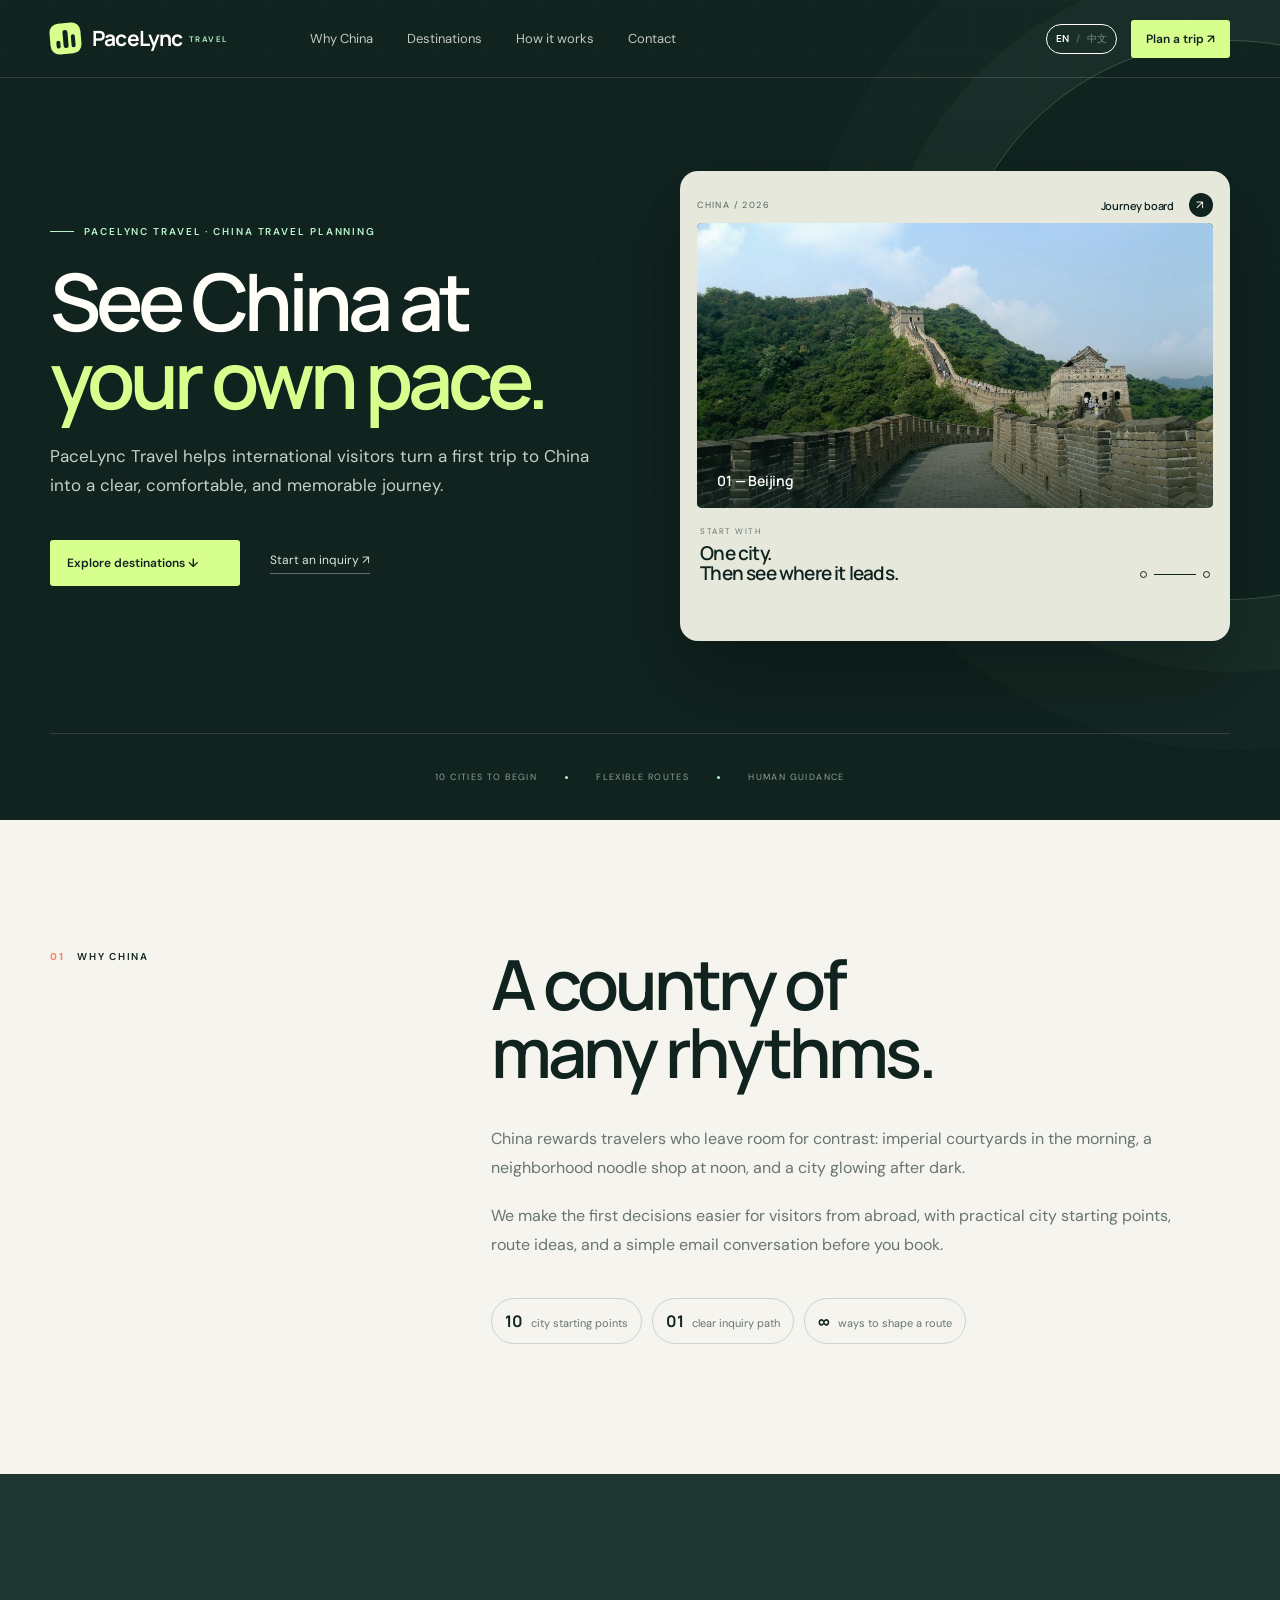
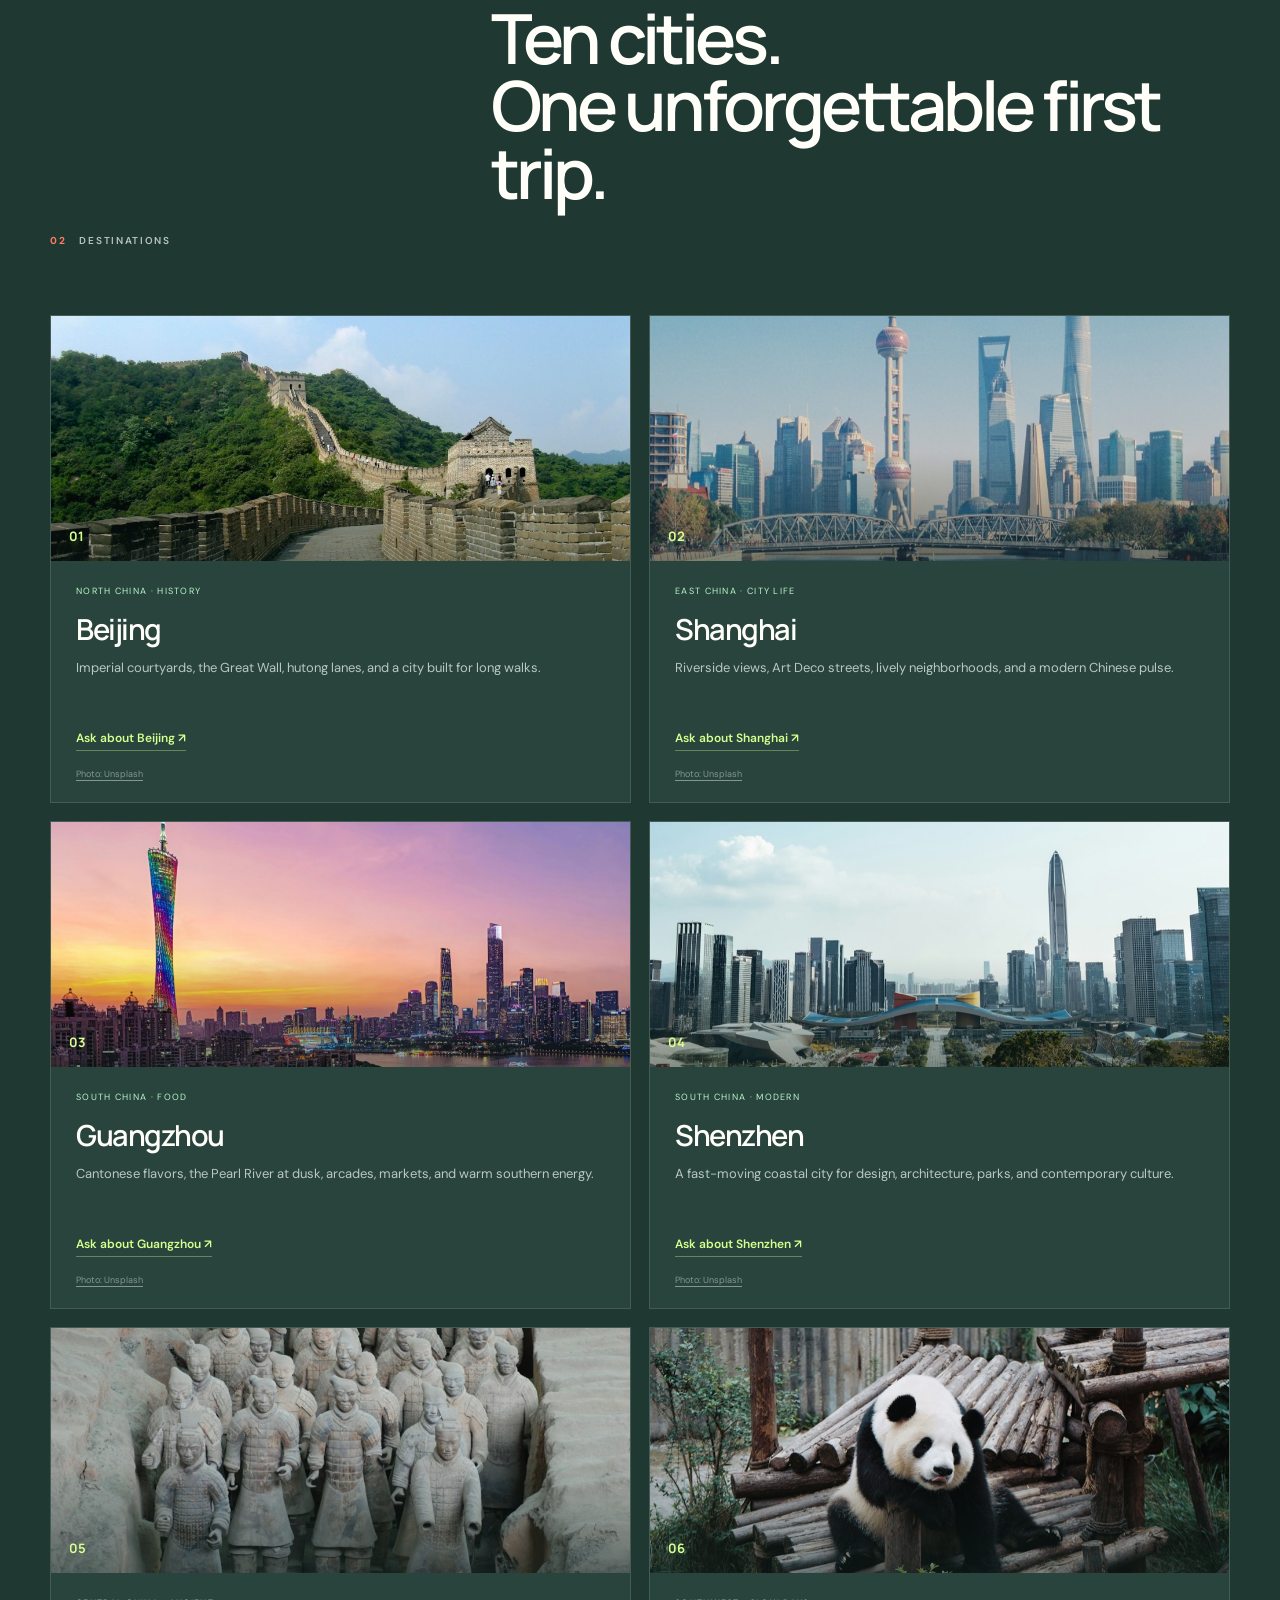
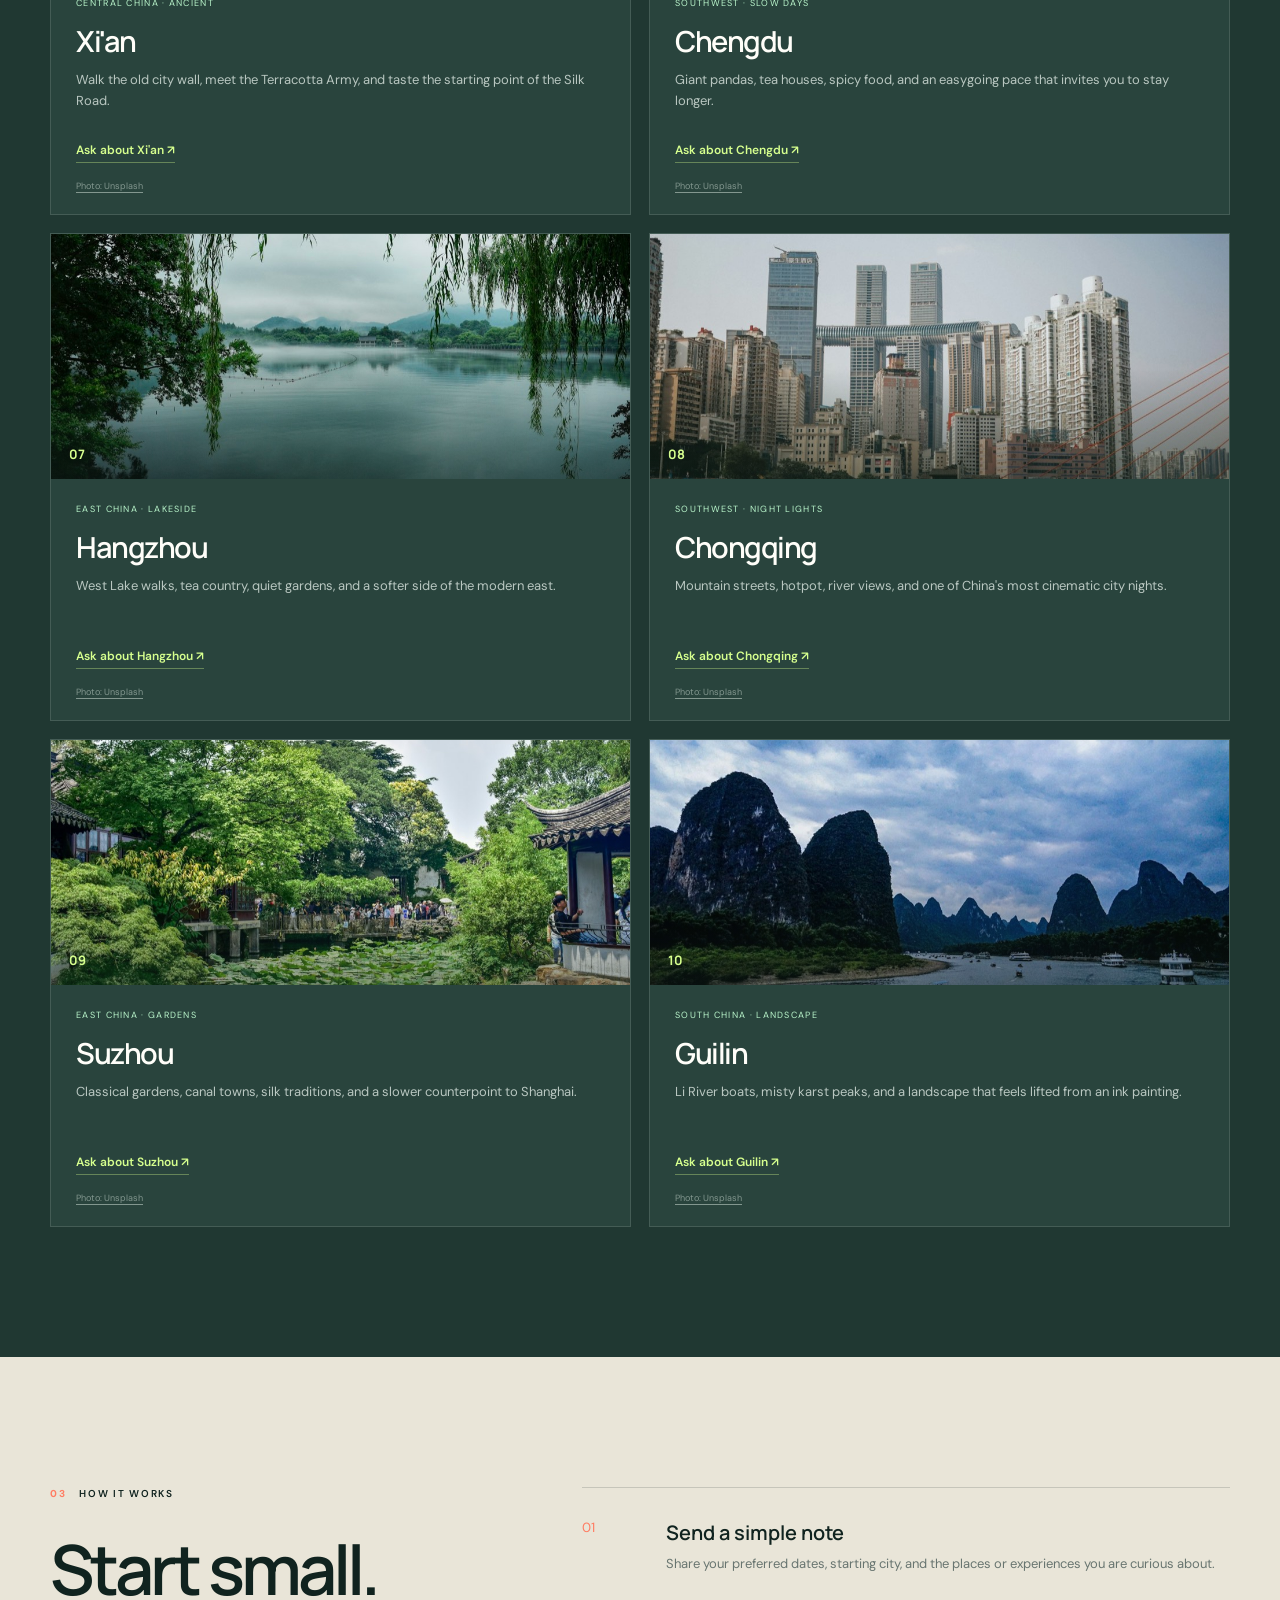
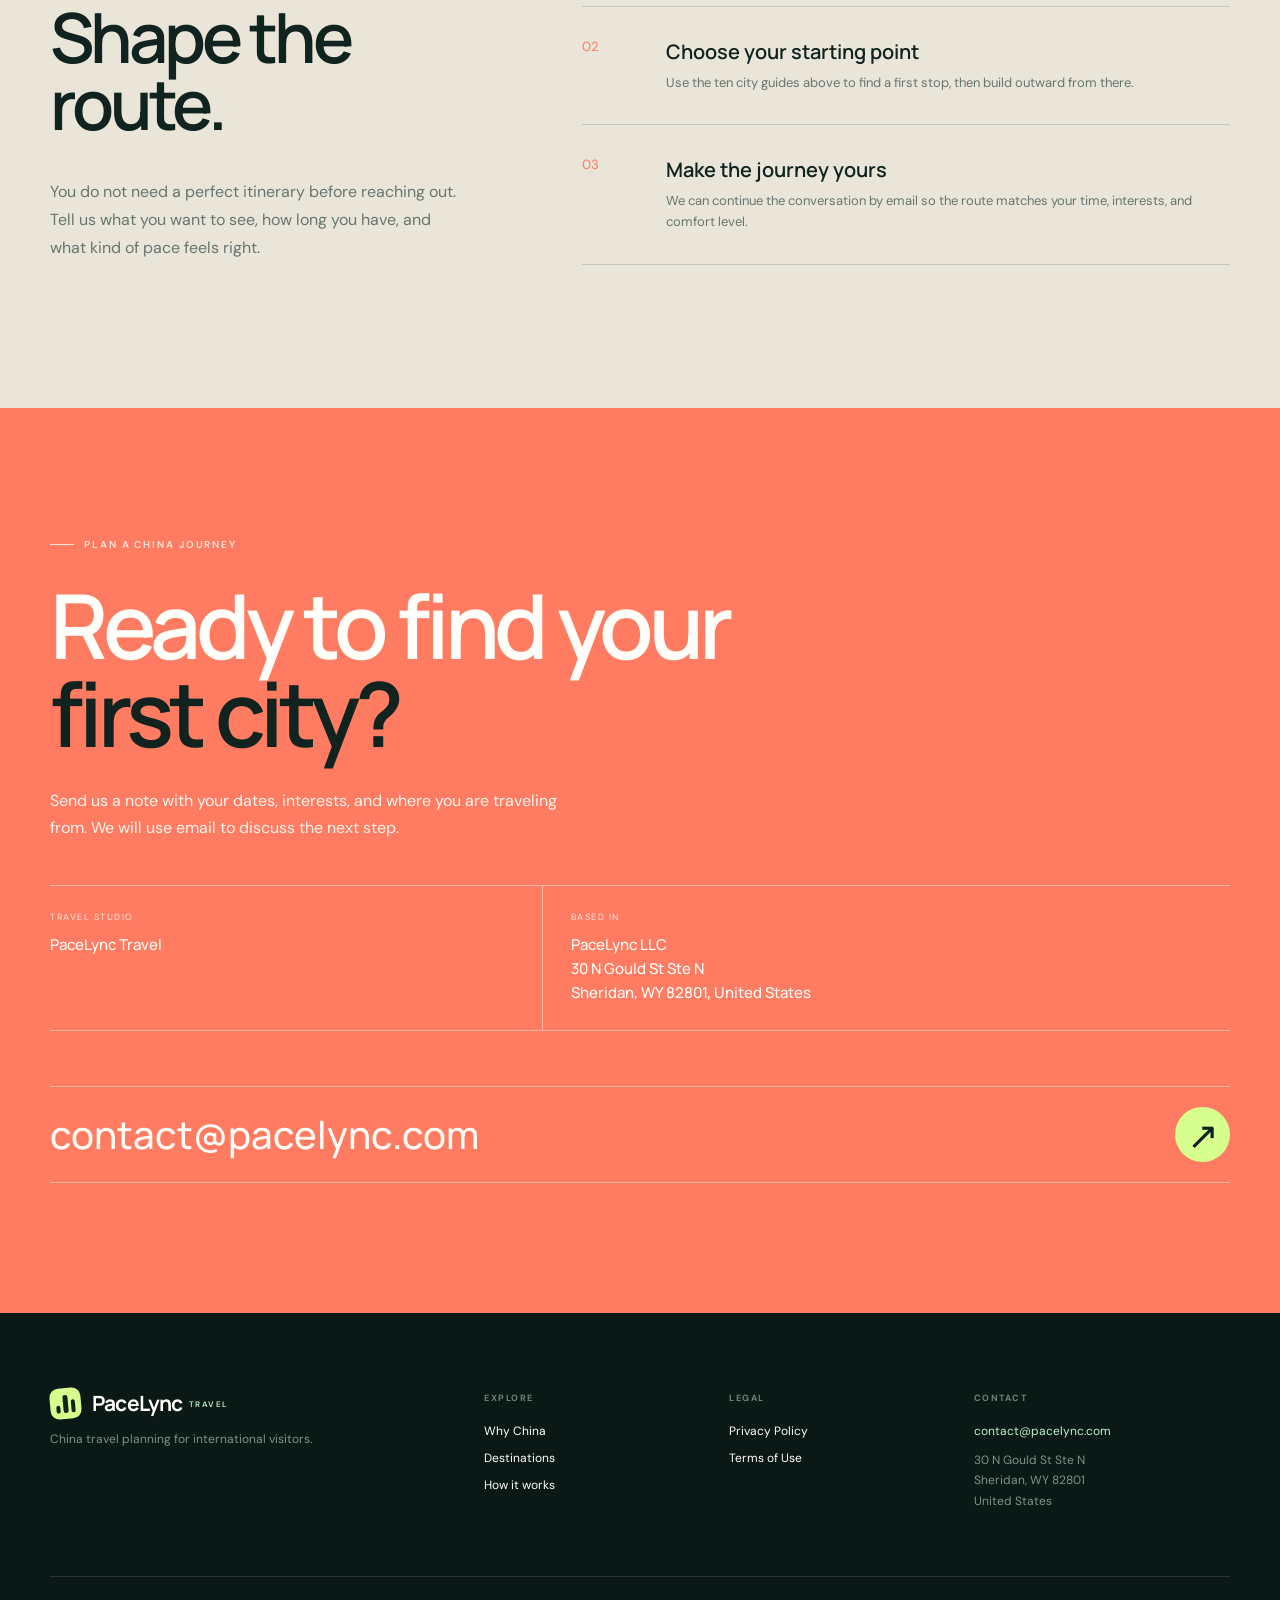
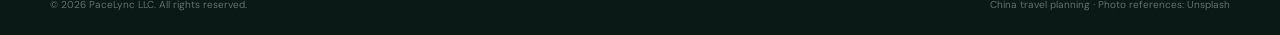
<file: index.html>
<!doctype html>
<html lang="en">
<head>
  <meta charset="utf-8">
  <meta name="viewport" content="width=device-width, initial-scale=1">
  <meta name="description" content="PaceLync Travel helps international visitors plan thoughtful journeys through China's most memorable cities.">
  <meta name="theme-color" content="#10231f">
  <title>PaceLync Travel | China, at your own pace</title>
  <link rel="icon" href="assets/favicon.svg" type="image/svg+xml">
  <link rel="stylesheet" href="assets/site.css">
</head>
<body data-page="home">
  <a class="skip" href="#main">Skip to content</a>
  <header class="header" data-header>
    <div class="shell header-inner">
      <a class="brand" href="index.html" aria-label="PaceLync Travel home"><span class="brand-icon" aria-hidden="true"><i></i><i></i><i></i></span>PaceLync <small>TRAVEL</small></a>
      <nav class="nav" aria-label="Primary"><a href="#why">Why China</a><a href="#destinations">Destinations</a><a href="#how">How it works</a><a href="#contact">Contact</a></nav>
      <button class="language-toggle" type="button" data-language-toggle aria-label="Switch language"><span class="active">EN</span><i>/</i><span>中文</span></button>
      <a class="header-cta" href="mailto:contact@pacelync.com?subject=China%20travel%20inquiry">Plan a trip ↗</a>
      <button class="menu-button" type="button" aria-expanded="false" aria-controls="mobile-menu" data-menu-button><i></i><i></i><i></i><span>Menu</span></button>
    </div>
    <nav class="mobile-nav" id="mobile-menu" data-mobile-menu><a href="#why">Why China</a><a href="#destinations">Destinations</a><a href="#how">How it works</a><a href="#contact">Contact</a></nav>
  </header>

  <main id="main">
    <section class="hero travel-hero">
      <div class="hero-grid"></div><div class="orbit"></div>
      <div class="shell hero-layout">
        <div class="reveal">
          <p class="eyebrow"><i></i> PaceLync Travel · China travel planning</p>
          <h1>See China at<br><em>your own pace.</em></h1>
          <p class="lede">PaceLync Travel helps international visitors turn a first trip to China into a clear, comfortable, and memorable journey.</p>
          <div class="actions"><a class="button" href="#destinations">Explore destinations ↓</a><a class="email" href="mailto:contact@pacelync.com?subject=China%20travel%20inquiry">Start an inquiry ↗</a></div>
        </div>
        <div class="product travel-board reveal delay">
          <div class="travel-board-top"><span>CHINA / 2026</span><b>Journey board</b><i>↗</i></div>
          <div class="travel-image"><img src="assets/cities/beijing.jpg" alt="The Great Wall of China in the mountains"><span>01 — Beijing</span></div>
          <div class="travel-board-bottom"><div><small>START WITH</small><strong>One city.<br>Then see where it leads.</strong></div><div class="route-line"><i></i><b></b><i></i></div></div>
        </div>
      </div>
      <div class="shell hero-foot"><span>10 cities to begin</span><i></i><span>Flexible routes</span><i></i><span>Human guidance</span></div>
    </section>

    <section class="section" id="why"><div class="shell split">
      <div class="label reveal"><b>01</b> Why China</div>
      <div class="section-copy reveal delay"><h2>A country of<br>many rhythms.</h2><p>China rewards travelers who leave room for contrast: imperial courtyards in the morning, a neighborhood noodle shop at noon, and a city glowing after dark.</p><p>We make the first decisions easier for visitors from abroad, with practical city starting points, route ideas, and a simple email conversation before you book.</p><div class="travel-points"><span><b>10</b> city starting points</span><span><b>01</b> clear inquiry path</span><span><b>∞</b> ways to shape a route</span></div></div>
    </div></section>

    <section class="section destinations" id="destinations"><div class="shell">
      <div class="split section-title reveal"><div class="label pale"><b>02</b> Destinations</div><h2>Ten cities.<br>One unforgettable first trip.</h2></div>
      <div class="city-grid">
        <article class="city-card reveal"><div class="city-photo"><img src="assets/cities/beijing.jpg" alt="The Great Wall near Beijing" loading="lazy"><span>01</span></div><div class="city-card-copy"><div class="city-meta">NORTH CHINA · HISTORY</div><h3>Beijing</h3><p>Imperial courtyards, the Great Wall, hutong lanes, and a city built for long walks.</p><a href="mailto:contact@pacelync.com?subject=China%20travel%20inquiry%20-%20Beijing">Ask about Beijing ↗</a><small><a href="https://unsplash.com/fr/photos/la-grande-muraille-de-chine-par-une-journee-ensoleillee-1-mhG1DZMOA" target="_blank" rel="noreferrer">Photo: Unsplash</a></small></div></article>
        <article class="city-card reveal delay"><div class="city-photo"><img src="assets/cities/shanghai.jpg" alt="A river and skyline in Shanghai" loading="lazy"><span>02</span></div><div class="city-card-copy"><div class="city-meta">EAST CHINA · CITY LIFE</div><h3>Shanghai</h3><p>Riverside views, Art Deco streets, lively neighborhoods, and a modern Chinese pulse.</p><a href="mailto:contact@pacelync.com?subject=China%20travel%20inquiry%20-%20Shanghai">Ask about Shanghai ↗</a><small><a href="https://unsplash.com/photos/a-boat-traveling-down-a-river-in-front-of-a-city-D8mfiZPpViE" target="_blank" rel="noreferrer">Photo: Unsplash</a></small></div></article>
        <article class="city-card reveal delay-two"><div class="city-photo"><img src="assets/cities/guangzhou.jpg" alt="Guangzhou skyline with Canton Tower" loading="lazy"><span>03</span></div><div class="city-card-copy"><div class="city-meta">SOUTH CHINA · FOOD</div><h3>Guangzhou</h3><p>Cantonese flavors, the Pearl River at dusk, arcades, markets, and warm southern energy.</p><a href="mailto:contact@pacelync.com?subject=China%20travel%20inquiry%20-%20Guangzhou">Ask about Guangzhou ↗</a><small><a href="https://unsplash.com/photos/a-city-skyline-with-a-rainbow-colored-tower-Y4f-AKaTm3I" target="_blank" rel="noreferrer">Photo: Unsplash</a></small></div></article>
        <article class="city-card reveal"><div class="city-photo"><img src="assets/cities/shenzhen.jpg" alt="Shenzhen city skyline" loading="lazy"><span>04</span></div><div class="city-card-copy"><div class="city-meta">SOUTH CHINA · MODERN</div><h3>Shenzhen</h3><p>A fast-moving coastal city for design, architecture, parks, and contemporary culture.</p><a href="mailto:contact@pacelync.com?subject=China%20travel%20inquiry%20-%20Shenzhen">Ask about Shenzhen ↗</a><small><a href="https://unsplash.com/es/fotos/foto-de-paisaje-de-un-horizonte-de-la-ciudad-xQdUIo_MSQ4" target="_blank" rel="noreferrer">Photo: Unsplash</a></small></div></article>
        <article class="city-card reveal delay"><div class="city-photo"><img src="assets/cities/xian.jpg" alt="Terracotta Army in Xi'an" loading="lazy"><span>05</span></div><div class="city-card-copy"><div class="city-meta">CENTRAL CHINA · ANCIENT</div><h3>Xi'an</h3><p>Walk the old city wall, meet the Terracotta Army, and taste the starting point of the Silk Road.</p><a href="mailto:contact@pacelync.com?subject=China%20travel%20inquiry%20-%20Xian">Ask about Xi'an ↗</a><small><a href="https://unsplash.com/photos/terracotta-army-china-_1K3bhdMmp8" target="_blank" rel="noreferrer">Photo: Unsplash</a></small></div></article>
        <article class="city-card reveal delay-two"><div class="city-photo"><img src="assets/cities/chengdu.jpg" alt="A giant panda in Chengdu" loading="lazy"><span>06</span></div><div class="city-card-copy"><div class="city-meta">SOUTHWEST · SLOW DAYS</div><h3>Chengdu</h3><p>Giant pandas, tea houses, spicy food, and an easygoing pace that invites you to stay longer.</p><a href="mailto:contact@pacelync.com?subject=China%20travel%20inquiry%20-%20Chengdu">Ask about Chengdu ↗</a><small><a href="https://unsplash.com/photos/white-and-black-panda-HFgxFulbsF4" target="_blank" rel="noreferrer">Photo: Unsplash</a></small></div></article>
        <article class="city-card reveal"><div class="city-photo"><img src="assets/cities/hangzhou.jpg" alt="West Lake in Hangzhou" loading="lazy"><span>07</span></div><div class="city-card-copy"><div class="city-meta">EAST CHINA · LAKESIDE</div><h3>Hangzhou</h3><p>West Lake walks, tea country, quiet gardens, and a softer side of the modern east.</p><a href="mailto:contact@pacelync.com?subject=China%20travel%20inquiry%20-%20Hangzhou">Ask about Hangzhou ↗</a><small><a href="https://unsplash.com/s/photos/west-lake" target="_blank" rel="noreferrer">Photo: Unsplash</a></small></div></article>
        <article class="city-card reveal delay"><div class="city-photo"><img src="assets/cities/chongqing.jpg" alt="Mountainous Chongqing cityscape" loading="lazy"><span>08</span></div><div class="city-card-copy"><div class="city-meta">SOUTHWEST · NIGHT LIGHTS</div><h3>Chongqing</h3><p>Mountain streets, hotpot, river views, and one of China's most cinematic city nights.</p><a href="mailto:contact@pacelync.com?subject=China%20travel%20inquiry%20-%20Chongqing">Ask about Chongqing ↗</a><small><a href="https://unsplash.com/es/fotos/una-ciudad-con-edificios-altos-y-un-puente-nM21Bn5LmAI" target="_blank" rel="noreferrer">Photo: Unsplash</a></small></div></article>
        <article class="city-card reveal delay-two"><div class="city-photo"><img src="assets/cities/suzhou.jpg" alt="A classical garden and pond in Suzhou" loading="lazy"><span>09</span></div><div class="city-card-copy"><div class="city-meta">EAST CHINA · GARDENS</div><h3>Suzhou</h3><p>Classical gardens, canal towns, silk traditions, and a slower counterpoint to Shanghai.</p><a href="mailto:contact@pacelync.com?subject=China%20travel%20inquiry%20-%20Suzhou">Ask about Suzhou ↗</a><small><a href="https://unsplash.com/photos/a-group-of-people-standing-on-a-bridge-over-a-pond-vm3jSeuOO8w" target="_blank" rel="noreferrer">Photo: Unsplash</a></small></div></article>
        <article class="city-card reveal"><div class="city-photo"><img src="assets/cities/guilin.jpg" alt="Boats on the Li River near Guilin" loading="lazy"><span>10</span></div><div class="city-card-copy"><div class="city-meta">SOUTH CHINA · LANDSCAPE</div><h3>Guilin</h3><p>Li River boats, misty karst peaks, and a landscape that feels lifted from an ink painting.</p><a href="mailto:contact@pacelync.com?subject=China%20travel%20inquiry%20-%20Guilin">Ask about Guilin ↗</a><small><a href="https://unsplash.com/photos/a-group-of-boats-floating-on-top-of-a-river-8TYSocsa_9c" target="_blank" rel="noreferrer">Photo: Unsplash</a></small></div></article>
      </div>
    </div></section>

    <section class="section principles" id="how"><div class="shell principles-grid">
      <div class="principles-copy reveal"><div class="label"><b>03</b> How it works</div><h2>Start small.<br>Shape the route.</h2><p>You do not need a perfect itinerary before reaching out. Tell us what you want to see, how long you have, and what kind of pace feels right.</p></div>
      <div class="principle-list">
        <article class="reveal"><small>01</small><div><h3>Send a simple note</h3><p>Share your preferred dates, starting city, and the places or experiences you are curious about.</p></div></article>
        <article class="reveal"><small>02</small><div><h3>Choose your starting point</h3><p>Use the ten city guides above to find a first stop, then build outward from there.</p></div></article>
        <article class="reveal"><small>03</small><div><h3>Make the journey yours</h3><p>We can continue the conversation by email so the route matches your time, interests, and comfort level.</p></div></article>
      </div>
    </div></section>

    <section class="contact" id="contact"><div class="shell reveal"><p class="eyebrow"><i></i> Plan a China journey</p><h2>Ready to find your<br><em>first city?</em></h2><p>Send us a note with your dates, interests, and where you are traveling from. We will use email to discuss the next step.</p><div class="company-details"><div><small>Travel studio</small><strong>PaceLync Travel</strong></div><div><small>Based in</small><address>PaceLync LLC<br>30 N Gould St Ste N<br>Sheridan, WY 82801, United States</address></div></div><a class="contact-link" href="mailto:contact@pacelync.com?subject=China%20travel%20inquiry"><span>contact@pacelync.com</span><i>↗</i></a></div></section>
  </main>

  <footer><div class="shell footer-grid"><div><a class="brand" href="index.html"><span class="brand-icon"><i></i><i></i><i></i></span>PaceLync <small>TRAVEL</small></a><p>China travel planning for international visitors.</p></div><div><h3>Explore</h3><a href="#why">Why China</a><a href="#destinations">Destinations</a><a href="#how">How it works</a></div><div><h3>Legal</h3><a href="privacy.html">Privacy Policy</a><a href="terms.html">Terms of Use</a></div><div><h3>Contact</h3><a class="green" href="mailto:contact@pacelync.com">contact@pacelync.com</a><address>30 N Gould St Ste N<br>Sheridan, WY 82801<br>United States</address></div></div><div class="shell footer-bottom"><span>© 2026 PaceLync LLC. All rights reserved.</span><span>China travel planning · Photo references: Unsplash</span></div></footer>
  <script src="assets/site.js"></script>
</body>
</html>
</file>
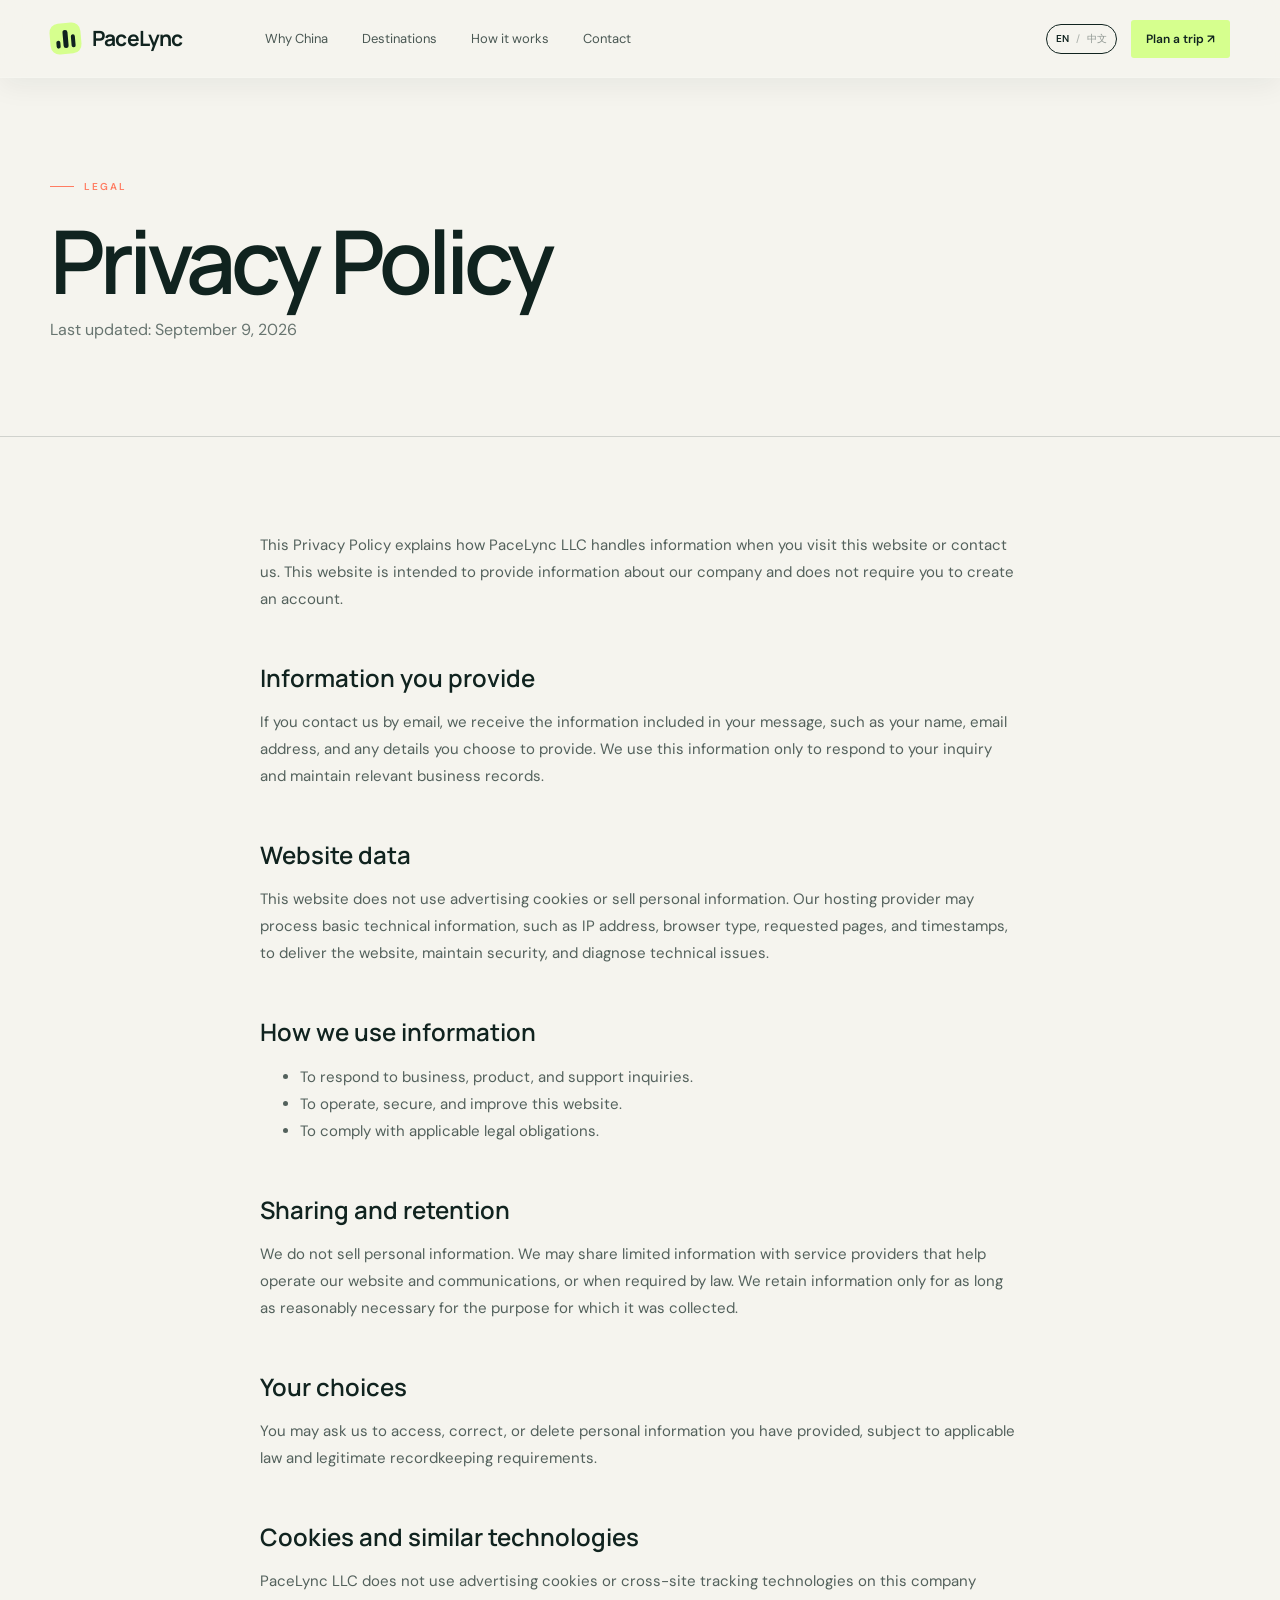
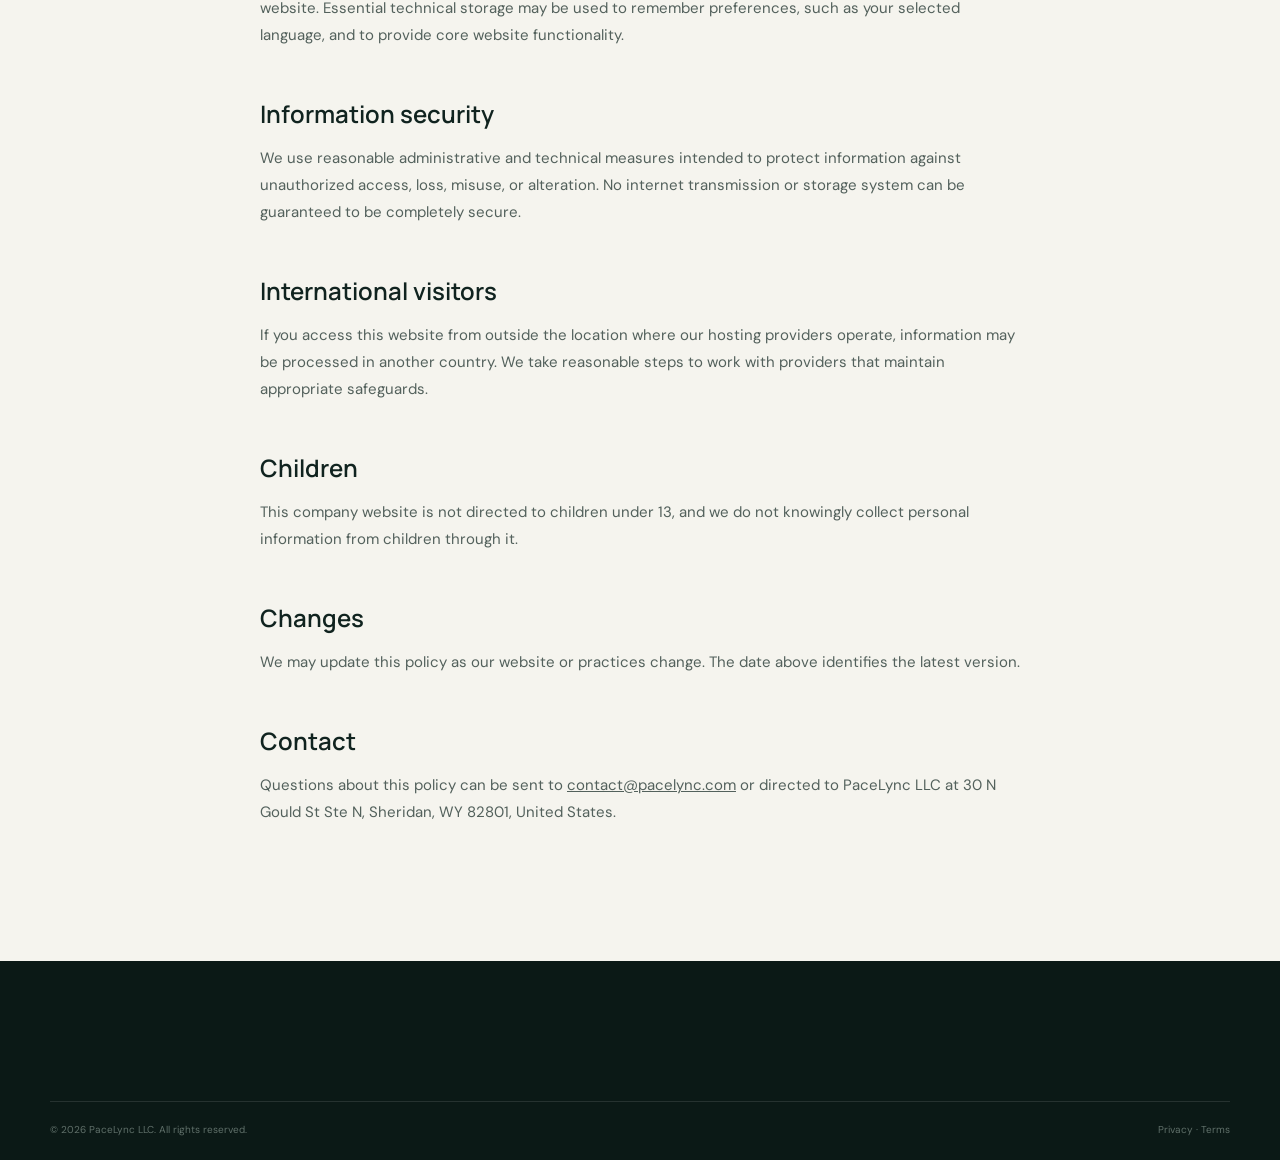
<file: privacy.html>
<!doctype html><html lang="en"><head><meta charset="utf-8"><meta name="viewport" content="width=device-width,initial-scale=1"><meta name="description" content="PaceLync LLC Privacy Policy"><meta name="theme-color" content="#f5f4ee"><title>Privacy Policy | PaceLync LLC</title><link rel="icon" href="assets/favicon.svg" type="image/svg+xml"><link rel="stylesheet" href="assets/site.css"></head>
<body class="legal-page" data-page="privacy"><header class="header"><div class="shell header-inner"><a class="brand" href="index.html"><span class="brand-icon"><i></i><i></i><i></i></span>PaceLync</a><nav class="nav" aria-label="Primary"><a href="index.html#company">About Us</a><a href="index.html#capabilities">Products / Services</a><a href="index.html#principles">Principles</a><a href="index.html#contact">Contact</a></nav><button class="language-toggle" type="button" data-language-toggle aria-label="Switch language"><span class="active">EN</span><i>/</i><span>中文</span></button><a class="header-cta" href="mailto:contact@pacelync.com">Get in touch ↗</a><button class="menu-button" type="button" aria-expanded="false" aria-controls="mobile-menu" data-menu-button><i></i><i></i><i></i><span>Menu</span></button></div><nav class="mobile-nav" id="mobile-menu" data-mobile-menu><a href="index.html#company">About Us</a><a href="index.html#capabilities">Products / Services</a><a href="index.html#principles">Principles</a><a href="index.html#contact">Contact</a></nav></header>
<main class="legal-main"><section class="legal-hero"><div class="shell"><p class="eyebrow"><i></i> Legal</p><h1>Privacy Policy</h1><p>Last updated: September 9, 2026</p></div></section><article class="legal-content">
<p>This Privacy Policy explains how PaceLync LLC handles information when you visit this website or contact us. This website is intended to provide information about our company and does not require you to create an account.</p>
<h2>Information you provide</h2><p>If you contact us by email, we receive the information included in your message, such as your name, email address, and any details you choose to provide. We use this information only to respond to your inquiry and maintain relevant business records.</p>
<h2>Website data</h2><p>This website does not use advertising cookies or sell personal information. Our hosting provider may process basic technical information, such as IP address, browser type, requested pages, and timestamps, to deliver the website, maintain security, and diagnose technical issues.</p>
<h2>How we use information</h2><ul><li>To respond to business, product, and support inquiries.</li><li>To operate, secure, and improve this website.</li><li>To comply with applicable legal obligations.</li></ul>
<h2>Sharing and retention</h2><p>We do not sell personal information. We may share limited information with service providers that help operate our website and communications, or when required by law. We retain information only for as long as reasonably necessary for the purpose for which it was collected.</p>
<h2>Your choices</h2><p>You may ask us to access, correct, or delete personal information you have provided, subject to applicable law and legitimate recordkeeping requirements.</p>
<h2>Cookies and similar technologies</h2><p>PaceLync LLC does not use advertising cookies or cross-site tracking technologies on this company website. Essential technical storage may be used to remember preferences, such as your selected language, and to provide core website functionality.</p>
<h2>Information security</h2><p>We use reasonable administrative and technical measures intended to protect information against unauthorized access, loss, misuse, or alteration. No internet transmission or storage system can be guaranteed to be completely secure.</p>
<h2>International visitors</h2><p>If you access this website from outside the location where our hosting providers operate, information may be processed in another country. We take reasonable steps to work with providers that maintain appropriate safeguards.</p>
<h2>Children</h2><p>This company website is not directed to children under 13, and we do not knowingly collect personal information from children through it.</p>
<h2>Changes</h2><p>We may update this policy as our website or practices change. The date above identifies the latest version.</p>
<h2>Contact</h2><p>Questions about this policy can be sent to <a href="mailto:contact@pacelync.com">contact@pacelync.com</a> or directed to PaceLync LLC at 30 N Gould St Ste N, Sheridan, WY 82801, United States.</p>
</article></main><footer><div class="shell footer-bottom"><span>© 2026 PaceLync LLC. All rights reserved.</span><span class="legal-footer-links"><a href="privacy.html">Privacy</a> · <a href="terms.html">Terms</a></span></div></footer><script src="assets/site.js"></script></body></html>
</file>
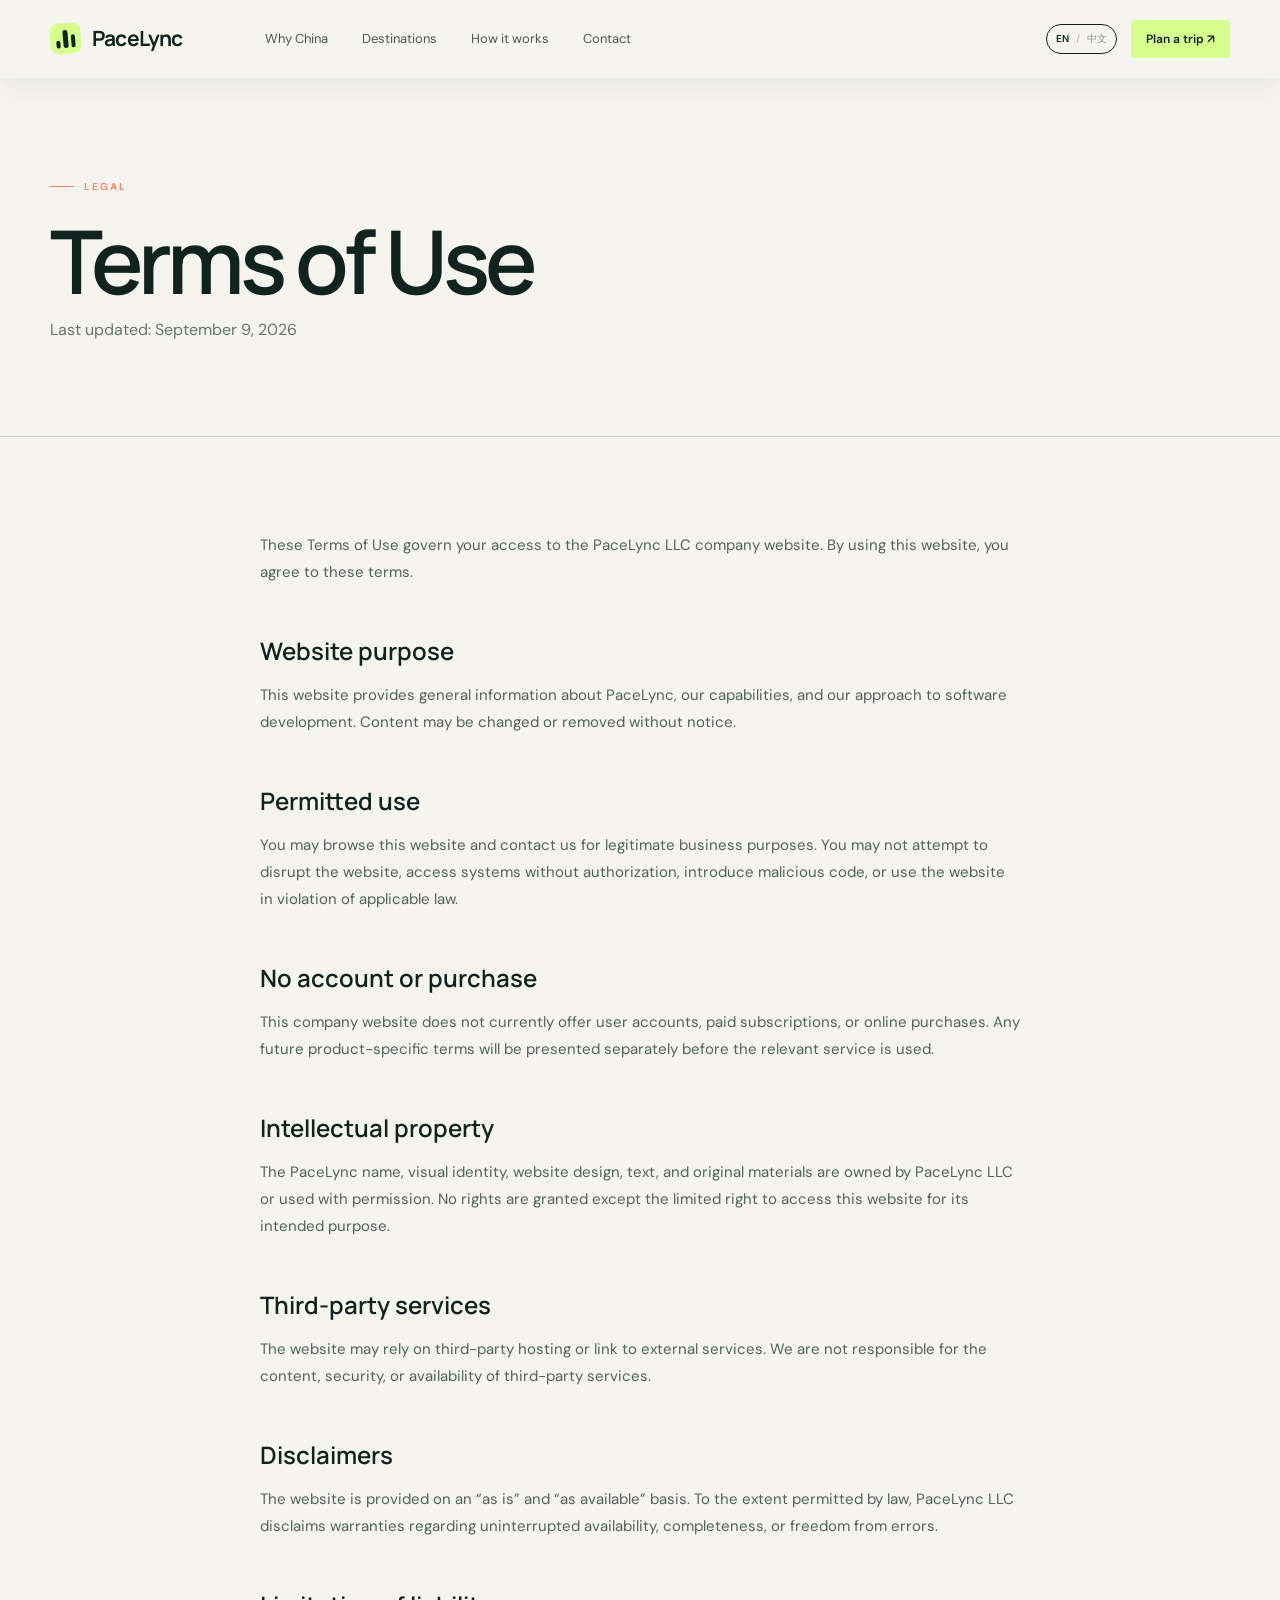
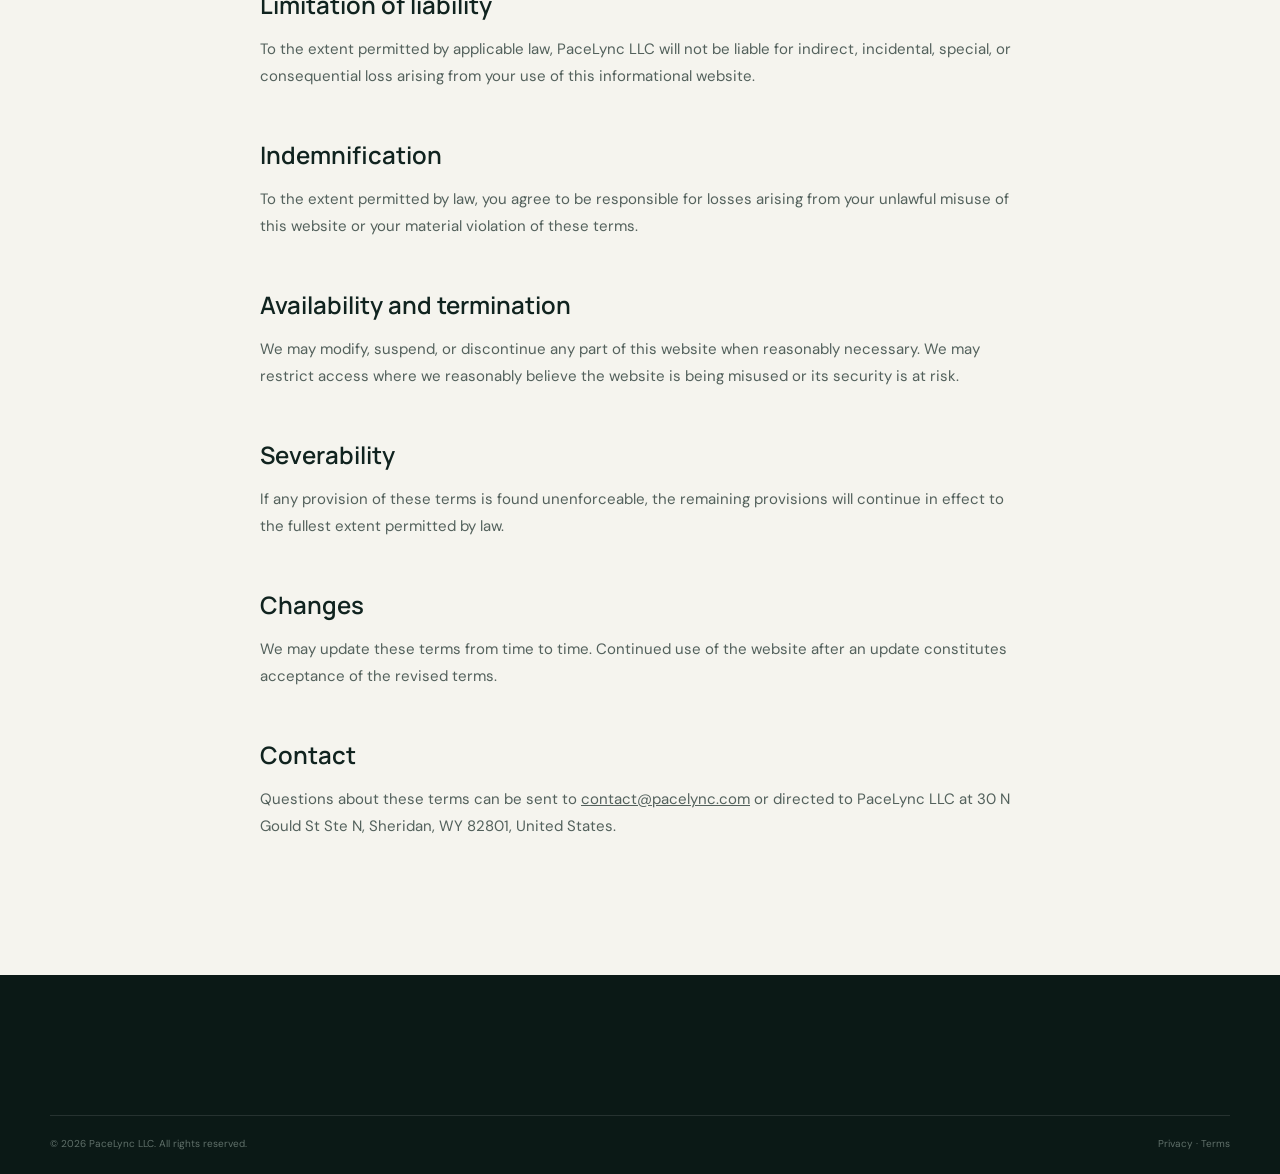
<file: terms.html>
<!doctype html><html lang="en"><head><meta charset="utf-8"><meta name="viewport" content="width=device-width,initial-scale=1"><meta name="description" content="PaceLync LLC Terms of Use"><meta name="theme-color" content="#f5f4ee"><title>Terms of Use | PaceLync LLC</title><link rel="icon" href="assets/favicon.svg" type="image/svg+xml"><link rel="stylesheet" href="assets/site.css"></head>
<body class="legal-page" data-page="terms"><header class="header"><div class="shell header-inner"><a class="brand" href="index.html"><span class="brand-icon"><i></i><i></i><i></i></span>PaceLync</a><nav class="nav" aria-label="Primary"><a href="index.html#company">About Us</a><a href="index.html#capabilities">Products / Services</a><a href="index.html#principles">Principles</a><a href="index.html#contact">Contact</a></nav><button class="language-toggle" type="button" data-language-toggle aria-label="Switch language"><span class="active">EN</span><i>/</i><span>中文</span></button><a class="header-cta" href="mailto:contact@pacelync.com">Get in touch ↗</a><button class="menu-button" type="button" aria-expanded="false" aria-controls="mobile-menu" data-menu-button><i></i><i></i><i></i><span>Menu</span></button></div><nav class="mobile-nav" id="mobile-menu" data-mobile-menu><a href="index.html#company">About Us</a><a href="index.html#capabilities">Products / Services</a><a href="index.html#principles">Principles</a><a href="index.html#contact">Contact</a></nav></header>
<main class="legal-main"><section class="legal-hero"><div class="shell"><p class="eyebrow"><i></i> Legal</p><h1>Terms of Use</h1><p>Last updated: September 9, 2026</p></div></section><article class="legal-content">
<p>These Terms of Use govern your access to the PaceLync LLC company website. By using this website, you agree to these terms.</p>
<h2>Website purpose</h2><p>This website provides general information about PaceLync, our capabilities, and our approach to software development. Content may be changed or removed without notice.</p>
<h2>Permitted use</h2><p>You may browse this website and contact us for legitimate business purposes. You may not attempt to disrupt the website, access systems without authorization, introduce malicious code, or use the website in violation of applicable law.</p>
<h2>No account or purchase</h2><p>This company website does not currently offer user accounts, paid subscriptions, or online purchases. Any future product-specific terms will be presented separately before the relevant service is used.</p>
<h2>Intellectual property</h2><p>The PaceLync name, visual identity, website design, text, and original materials are owned by PaceLync LLC or used with permission. No rights are granted except the limited right to access this website for its intended purpose.</p>
<h2>Third-party services</h2><p>The website may rely on third-party hosting or link to external services. We are not responsible for the content, security, or availability of third-party services.</p>
<h2>Disclaimers</h2><p>The website is provided on an “as is” and “as available” basis. To the extent permitted by law, PaceLync LLC disclaims warranties regarding uninterrupted availability, completeness, or freedom from errors.</p>
<h2>Limitation of liability</h2><p>To the extent permitted by applicable law, PaceLync LLC will not be liable for indirect, incidental, special, or consequential loss arising from your use of this informational website.</p>
<h2>Indemnification</h2><p>To the extent permitted by law, you agree to be responsible for losses arising from your unlawful misuse of this website or your material violation of these terms.</p>
<h2>Availability and termination</h2><p>We may modify, suspend, or discontinue any part of this website when reasonably necessary. We may restrict access where we reasonably believe the website is being misused or its security is at risk.</p>
<h2>Severability</h2><p>If any provision of these terms is found unenforceable, the remaining provisions will continue in effect to the fullest extent permitted by law.</p>
<h2>Changes</h2><p>We may update these terms from time to time. Continued use of the website after an update constitutes acceptance of the revised terms.</p>
<h2>Contact</h2><p>Questions about these terms can be sent to <a href="mailto:contact@pacelync.com">contact@pacelync.com</a> or directed to PaceLync LLC at 30 N Gould St Ste N, Sheridan, WY 82801, United States.</p>
</article></main><footer><div class="shell footer-bottom"><span>© 2026 PaceLync LLC. All rights reserved.</span><span class="legal-footer-links"><a href="privacy.html">Privacy</a> · <a href="terms.html">Terms</a></span></div></footer><script src="assets/site.js"></script></body></html>
</file>
<file: assets/site.css>
@import url('https://fonts.googleapis.com/css2?family=DM+Sans:wght@400;500;600&family=Manrope:wght@500;600;700&display=swap');
:root{--ink:#10231f;--soft:#203832;--paper:#f5f4ee;--cream:#e9e5d8;--mint:#b9f5cb;--lime:#d6ff8e;--coral:#ff7c62;--white:#fffef9;--muted:#687570;--line:rgba(16,35,31,.16);--shell:min(1180px,calc(100% - 48px))}
*{box-sizing:border-box}html{scroll-behavior:smooth}body{margin:0;color:var(--ink);background:var(--paper);font-family:'DM Sans',sans-serif;-webkit-font-smoothing:antialiased}a{color:inherit;text-decoration:none}.shell{width:var(--shell);margin:auto}.skip{position:fixed;z-index:200;top:8px;left:8px;padding:10px;background:#fff;transform:translateY(-150%)}.skip:focus{transform:none}
.header{position:fixed;inset:0 0 auto;z-index:100;height:78px;color:var(--white);border-bottom:1px solid #ffffff24;transition:.3s}.header.scrolled,.legal-page .header{color:var(--ink);background:#f5f4eef2;box-shadow:0 8px 28px #10231f0f;backdrop-filter:blur(14px)}.header-inner{height:100%;display:flex;align-items:center}.brand{display:flex;align-items:center;gap:11px;font:700 21px/1 'Manrope';letter-spacing:-.8px}.brand-icon{width:31px;height:31px;display:grid;grid-template-columns:repeat(3,1fr);align-items:end;gap:3px;padding:6px;border-radius:9px;color:var(--ink);background:var(--lime);transform:rotate(-5deg)}.brand-icon i{display:block;background:currentColor;border-radius:3px}.brand-icon i:nth-child(1){height:8px}.brand-icon i:nth-child(2){height:18px}.brand-icon i:nth-child(3){height:13px}.nav{margin-left:82px;display:flex;gap:34px;font-size:13px}.nav a{opacity:.75}.nav a:hover{opacity:1}.header-cta{margin-left:auto;padding:11px 15px;color:var(--ink);background:var(--lime);border-radius:3px;font-size:12px;font-weight:600}.menu-button,.mobile-nav{display:none}
.hero{min-height:820px;padding-top:78px;position:relative;overflow:hidden;color:var(--white);background:var(--ink)}.hero-grid{position:absolute;inset:0;opacity:.18;background-image:linear-gradient(#ffffff14 1px,transparent 1px),linear-gradient(90deg,#ffffff14 1px,transparent 1px);background-size:54px 54px;mask-image:linear-gradient(#000,transparent 90%)}.orbit{position:absolute;width:560px;height:560px;right:-230px;top:40px;border:1px solid #b9f5cb3d;border-radius:50%;box-shadow:0 0 0 72px #b9f5cb08,0 0 0 150px #b9f5cb05}.hero-layout{min-height:655px;display:grid;grid-template-columns:1.02fr .98fr;align-items:center;gap:58px;position:relative;z-index:2}.eyebrow{margin:0;display:flex;align-items:center;gap:10px;color:var(--mint);text-transform:uppercase;letter-spacing:1.9px;font-size:10px;font-weight:600}.eyebrow i{width:24px;height:1px;background:currentColor}.hero h1,.section-copy h2,.section-title h2,.principles-copy h2,.contact h2,.legal-hero h1{margin:24px 0;font:600 clamp(52px,6.2vw,86px)/.98 'Manrope';letter-spacing:-5px}.hero h1 em,.contact h2 em{color:var(--lime);font-style:normal}.lede{max-width:570px;color:#c5d0cc;font-size:17px;line-height:1.7}.actions{margin-top:40px;display:flex;align-items:center;gap:30px}.button{min-width:190px;padding:15px 17px;color:var(--ink);background:var(--lime);border-radius:3px;font-size:12px;font-weight:600}.email{color:#dce5e2;font-size:12px;border-bottom:1px solid #ffffff59;padding-bottom:5px}
.product{position:relative;min-height:470px;padding:14px;color:var(--ink);background:#ffffff1f;border:1px solid #ffffff2e;border-radius:18px;box-shadow:0 36px 80px #00000047;transform:rotate(1.2deg)}.product:before{content:'';position:absolute;inset:14px;background:var(--white);border-radius:10px}.app-head,.app-body{position:relative;z-index:1}.app-head{height:54px;padding:0 22px;display:flex;align-items:center;justify-content:space-between;border-bottom:1px solid #e7e9e2}.app-head b{display:flex;align-items:center;gap:8px;font:700 12px 'Manrope'}.app-head b i{width:15px;height:15px;background:var(--ink);border-radius:4px}.app-head>span{display:flex;align-items:center;gap:6px;padding:6px 9px;background:#edf6eb;border-radius:50px;font-size:9px}.app-head>span i{width:5px;height:5px;background:#48a564;border-radius:50%}.app-body{display:grid;grid-template-columns:70px 1fr;min-height:385px}.app-body aside{padding-top:30px;display:flex;flex-direction:column;align-items:center;gap:17px;border-right:1px solid #e7e9e2}.app-body aside i{width:28px;height:5px;background:#cbd1cc;border-radius:9px}.app-body aside i:first-child{background:var(--coral)}.app-body aside i:nth-child(3){width:18px}.app-body aside b{margin:auto 0 22px;width:24px;height:24px;background:var(--ink);border-radius:50%}.app-main{padding:39px 34px}.app-main>small{color:#8b9791;letter-spacing:1.5px}.app-main h2{margin:10px 0 28px;font:600 31px/1.1 'Manrope';letter-spacing:-1.7px}.task{display:flex;gap:12px;padding:14px;margin-bottom:9px;border:1px solid #e1e5df;border-radius:7px;box-shadow:0 5px 14px #10231f0d}.task.muted{opacity:.6;box-shadow:none}.task>i{width:19px;height:19px;display:grid;place-items:center;color:#fff;background:var(--coral);border-radius:5px;font-size:10px}.task.muted>i{background:#fff;border:1px solid #cad1cc}.task b,.task small{display:block}.task b{font-size:10px}.task small{margin-top:4px;color:#8b9791;font-size:8px}.progress-copy{margin-top:25px;display:flex;justify-content:space-between;color:#65716b;font-size:9px}.progress{height:5px;margin-top:9px;background:#e5e9e3}.progress i{display:block;width:72%;height:100%;background:var(--ink)}.note{position:absolute;right:-28px;bottom:42px;z-index:3;display:flex;gap:13px;align-items:center;padding:15px 17px;background:var(--lime);border-radius:5px;box-shadow:0 14px 30px #0003;transform:rotate(-4deg)}.note b{font:700 20px 'Manrope'}.note span{font-size:9px}.hero-foot{position:relative;z-index:2;min-height:87px;display:flex;justify-content:center;align-items:center;gap:28px;color:#8fa09a;border-top:1px solid #ffffff21;text-transform:uppercase;letter-spacing:1.4px;font-size:9px}.hero-foot i{width:3px;height:3px;background:var(--mint);border-radius:50%}
.section{padding:130px 0}.split{display:grid;grid-template-columns:.68fr 1.32fr;gap:60px}.label{display:flex;gap:13px;text-transform:uppercase;letter-spacing:1.7px;font-size:10px;font-weight:600}.label b,.card>small,.principle-list small{color:var(--coral)}.section-copy h2,.section-title h2,.principles-copy h2{margin:0 0 40px;font-size:clamp(42px,5.4vw,70px);letter-spacing:-4px}.section-copy p{max-width:700px;margin:0 0 19px;color:var(--muted);font-size:16px;line-height:1.8}.capabilities{color:var(--white);background:var(--soft)}.section-title{margin-bottom:68px}.label.pale{color:#b8c5c0}.cards{display:grid;grid-template-columns:repeat(3,1fr);border-top:1px solid #ffffff26;border-left:1px solid #ffffff26}.card{min-height:390px;padding:32px;border-right:1px solid #ffffff26;border-bottom:1px solid #ffffff26;transition:.25s}.card:hover{background:#ffffff0b;transform:translateY(-5px)}.shape{height:105px;margin:55px 0 28px;position:relative}.circles i{position:absolute;width:56px;height:56px;border:1px solid var(--mint);border-radius:50%}.circles i:nth-child(1){left:16px;top:25px}.circles i:nth-child(2){left:60px;top:4px}.circles i:nth-child(3){left:72px;top:47px}.phone i{position:absolute;width:64px;height:92px;left:28px;border:1px solid var(--mint);border-radius:11px}.phone b{position:absolute;width:24px;height:3px;left:48px;bottom:18px;background:var(--mint)}.windows i{position:absolute;width:92px;height:70px;border:1px solid var(--mint);border-radius:5px}.windows i:nth-child(2){left:18px;top:8px;background:var(--soft)}.windows i:nth-child(3){left:36px;top:16px;background:#d6ff8e10}.card h3{margin:0 0 14px;font:600 21px 'Manrope'}.card p{margin:0;color:#aebcb7;font-size:13px;line-height:1.7}.principles{background:var(--cream)}.principles-grid{display:grid;grid-template-columns:.8fr 1.2fr;gap:100px}.principles-copy h2{margin-top:35px}.principles-copy>p{max-width:410px;color:var(--muted);line-height:1.75}.principle-list{border-top:1px solid var(--line)}.principle-list article{display:grid;grid-template-columns:60px 1fr;gap:24px;padding:31px 0;border-bottom:1px solid var(--line)}.principle-list h3{margin:0 0 8px;font:600 20px 'Manrope'}.principle-list p{margin:0;color:var(--muted);font-size:13px;line-height:1.6}
.contact{padding:130px 0;color:var(--white);background:var(--coral)}.contact .eyebrow{color:#ffe4d8}.contact h2{max-width:900px;margin:30px 0;font-size:clamp(54px,7vw,94px)}.contact h2 em{color:var(--ink)}.contact>.shell>p:not(.eyebrow){max-width:540px;color:#fff4ed;line-height:1.7}.contact-link{margin-top:55px;padding:20px 0;display:flex;align-items:center;justify-content:space-between;border-block:1px solid #ffffff73;font:500 clamp(22px,3vw,40px) 'Manrope'}.contact-link i{width:55px;height:55px;display:grid;place-items:center;color:var(--ink);background:var(--lime);border-radius:50%;font-style:normal;transition:.2s}.contact-link:hover i{transform:rotate(45deg)}footer{padding:75px 0 24px;color:var(--white);background:#0b1916}.footer-grid{display:grid;grid-template-columns:2fr 1fr 1fr 1.35fr;gap:55px}.footer-grid p{color:#81918b;font-size:12px}.footer-grid>div:not(:first-child){display:flex;flex-direction:column;gap:11px;font-size:12px}.footer-grid h3{margin:4px 0 8px;color:#72817c;text-transform:uppercase;letter-spacing:1.5px;font-size:9px}.green{color:var(--mint)}.footer-bottom{margin-top:65px;padding-top:21px;display:flex;justify-content:space-between;color:#60706a;border-top:1px solid #ffffff1c;font-size:10px}
.legal-page{background:var(--paper)}.legal-main{min-height:75vh}.legal-hero{padding:180px 0 80px;border-bottom:1px solid var(--line)}.legal-hero .eyebrow{color:var(--coral)}.legal-hero h1{margin-bottom:16px;font-size:clamp(52px,7vw,88px)}.legal-hero p{color:var(--muted)}.legal-content{width:min(760px,calc(100% - 48px));margin:auto;padding:80px 0 120px}.legal-content h2{margin:48px 0 14px;font:600 24px 'Manrope'}.legal-content p,.legal-content li{color:#53615c;font-size:15px;line-height:1.8}.legal-content a{text-decoration:underline}.reveal{opacity:0;transform:translateY(22px);transition:.7s}.reveal.visible{opacity:1;transform:none}.delay{transition-delay:.12s}.delay-two{transition-delay:.24s}
.company-details{margin-top:44px;display:grid;grid-template-columns:1fr 1.4fr;border-block:1px solid #ffffff73}.company-details>div{padding:25px 28px 25px 0}.company-details>div+div{padding-left:28px;border-left:1px solid #ffffff73}.company-details small{display:block;margin-bottom:10px;color:#ffe4d8;text-transform:uppercase;letter-spacing:1.5px;font-size:9px}.company-details strong,.company-details address,.company-details a{color:var(--white);font:500 15px/1.6 'Manrope';font-style:normal}.footer-grid address{color:#81918b;font-style:normal;line-height:1.7}
@media(max-width:900px){:root{--shell:min(100% - 36px,1180px)}.nav,.header-cta{display:none}.menu-button{margin-left:auto;width:38px;display:flex;flex-direction:column;gap:5px;border:0;background:0;color:inherit}.menu-button i{width:22px;height:1px;background:currentColor}.menu-button span{position:absolute;clip:rect(0,0,0,0)}.mobile-nav{position:absolute;top:78px;inset-inline:0;padding:18px;display:none;flex-direction:column;color:var(--ink);background:var(--paper)}.mobile-nav.open{display:flex}.mobile-nav a{padding:14px 6px;border-bottom:1px solid var(--line)}.hero-layout{padding:90px 0 80px;grid-template-columns:1fr;gap:80px}.product{width:min(570px,94%);margin:auto}.split,.principles-grid{grid-template-columns:1fr;gap:38px}.cards{grid-template-columns:1fr}.card{min-height:325px}.shape{margin-top:35px}.footer-grid{grid-template-columns:1.6fr 1fr 1fr}.footer-grid>div:last-child{grid-column:1/-1}}
@media(max-width:620px){.header{height:68px}.mobile-nav{top:68px}.hero-layout{padding:72px 0 60px}.hero h1,.section-copy h2,.section-title h2,.principles-copy h2,.contact h2,.legal-hero h1{letter-spacing:-2.8px}.hero h1{font-size:51px}.actions{align-items:flex-start;flex-direction:column}.product{width:100%;min-height:400px;padding:9px}.product:before{inset:9px}.app-body{grid-template-columns:48px 1fr;min-height:330px}.app-main{padding:29px 20px}.app-main h2{font-size:25px}.note{right:-8px;bottom:22px}.hero-foot{gap:10px;text-align:center}.section{padding:90px 0}.section-copy h2,.section-title h2,.principles-copy h2{font-size:42px}.principle-list article{grid-template-columns:38px 1fr}.contact{padding:95px 0}.company-details{grid-template-columns:1fr}.company-details>div{padding:20px 0}.company-details>div+div{padding-left:0;border-top:1px solid #ffffff73;border-left:0}.contact-link{font-size:18px}.contact-link i{width:44px;height:44px}.footer-grid{grid-template-columns:1fr 1fr}.footer-grid>div:first-child,.footer-grid>div:last-child{grid-column:1/-1}.footer-bottom{gap:10px;flex-direction:column}.legal-hero{padding:135px 0 60px}.legal-content{padding:55px 0 90px}}
@media(prefers-reduced-motion:reduce){html{scroll-behavior:auto}.reveal{opacity:1;transform:none}*{transition-duration:.01ms!important}}

/* Language control */
.language-toggle{margin-left:auto;display:flex;align-items:center;gap:7px;padding:7px 9px;color:inherit;background:transparent;border:1px solid currentColor;border-radius:100px;font:500 10px 'DM Sans';cursor:pointer}
.language-toggle span{opacity:.45}.language-toggle span.active{opacity:1;font-weight:600}.language-toggle i{opacity:.3;font-style:normal}.header-cta{margin-left:14px}
html[lang="zh-CN"] body{font-family:'DM Sans','PingFang SC','Microsoft YaHei',sans-serif}html[lang="zh-CN"] .hero h1,html[lang="zh-CN"] .section-copy h2,html[lang="zh-CN"] .section-title h2,html[lang="zh-CN"] .principles-copy h2,html[lang="zh-CN"] .contact h2{letter-spacing:-3px}
@media(max-width:900px){.language-toggle{margin-left:auto;margin-right:14px}.menu-button{margin-left:0}}
@media(max-width:380px){.language-toggle{margin-right:7px}.brand{font-size:18px}.brand-icon{width:28px;height:28px}}

/* China travel presentation */
.brand small{margin-left:-5px;color:var(--mint);font:600 8px/1 'DM Sans';letter-spacing:1.5px}
.travel-board{min-height:470px;padding:17px;overflow:hidden;background:#e6e8dc;border:0;box-shadow:0 36px 80px #00000047;transform:rotate(1deg)}
.travel-board:before{display:none}
.travel-board-top{position:relative;z-index:2;display:grid;grid-template-columns:1fr auto 24px;align-items:center;gap:15px;height:35px;color:#52635c;font-size:9px;letter-spacing:1.4px}
.travel-board-top b{font:600 11px 'Manrope';letter-spacing:-.2px;color:var(--ink)}
.travel-board-top i{display:grid;place-items:center;width:24px;height:24px;color:var(--white);background:var(--ink);border-radius:50%;font-style:normal;font-size:12px}
.travel-image{position:relative;height:285px;overflow:hidden;border-radius:5px;background:var(--ink)}
.travel-image:after{content:'';position:absolute;inset:0;background:linear-gradient(180deg,#10231f00 45%,#10231fba)}
.travel-image img{width:100%;height:100%;display:block;object-fit:cover;filter:saturate(.9)}
.travel-image span{position:absolute;z-index:1;bottom:18px;left:20px;color:var(--white);font:600 14px 'Manrope';letter-spacing:-.2px}
.travel-board-bottom{display:flex;align-items:flex-end;justify-content:space-between;padding:18px 3px 0;color:var(--ink)}
.travel-board-bottom small{display:block;margin-bottom:7px;color:#65746e;font-size:8px;letter-spacing:1.5px}
.travel-board-bottom strong{display:block;font:600 19px/1.08 'Manrope';letter-spacing:-.8px}
.route-line{display:flex;align-items:center;gap:7px;padding-bottom:6px}.route-line i{width:7px;height:7px;border:1px solid var(--ink);border-radius:50%}.route-line b{width:42px;height:1px;background:var(--ink)}
.travel-points{display:flex;flex-wrap:wrap;gap:10px;margin-top:38px}.travel-points span{padding:11px 13px;border:1px solid var(--line);border-radius:100px;color:var(--muted);font-size:11px}.travel-points b{margin-right:5px;color:var(--ink);font:700 16px 'Manrope'}
.destinations{color:var(--white);background:var(--soft)}.destinations .section-title{align-items:end}.city-grid{display:grid;grid-template-columns:repeat(2,1fr);gap:18px}.city-card{overflow:hidden;background:#29443d;border:1px solid #ffffff20;transition:.25s}.city-card:hover{transform:translateY(-5px);background:#315047}.city-photo{height:245px;position:relative;overflow:hidden}.city-photo:after{content:'';position:absolute;inset:0;background:linear-gradient(180deg,#10231f00 55%,#10231f73)}.city-photo img{display:block;width:100%;height:100%;object-fit:cover;transition:transform .5s}.city-card:hover .city-photo img{transform:scale(1.04)}.city-photo>span{position:absolute;z-index:1;left:18px;bottom:16px;color:var(--lime);font:700 13px 'Manrope'}.city-card-copy{padding:24px 25px 22px}.city-meta{margin-bottom:12px;color:var(--mint);font-size:9px;letter-spacing:1.3px}.city-card h3{margin:0 0 8px;font:600 29px 'Manrope';letter-spacing:-1.5px}.city-card p{min-height:49px;margin:0 0 20px;color:#b9c7c1;font-size:13px;line-height:1.65}.city-card-copy>a{display:inline-block;color:var(--lime);font-size:12px;font-weight:600;border-bottom:1px solid #d6ff8e59;padding-bottom:4px}.city-card-copy>small{display:block;margin-top:17px;color:#83978f;font-size:9px}.city-card-copy>small a{text-decoration:underline;text-underline-offset:3px}
@media(max-width:900px){.city-grid{grid-template-columns:1fr 1fr}.travel-board{width:min(570px,94%);margin:auto}}
@media(max-width:620px){.brand small{font-size:7px}.travel-board{width:100%;min-height:405px;padding:10px}.travel-image{height:224px}.travel-board-bottom strong{font-size:16px}.route-line{padding-bottom:3px}.travel-points{gap:7px;margin-top:27px}.travel-points span{font-size:10px;padding:9px 10px}.city-grid{grid-template-columns:1fr}.city-photo{height:220px}.city-card-copy{padding:22px}.city-card p{min-height:0}}
</file>
